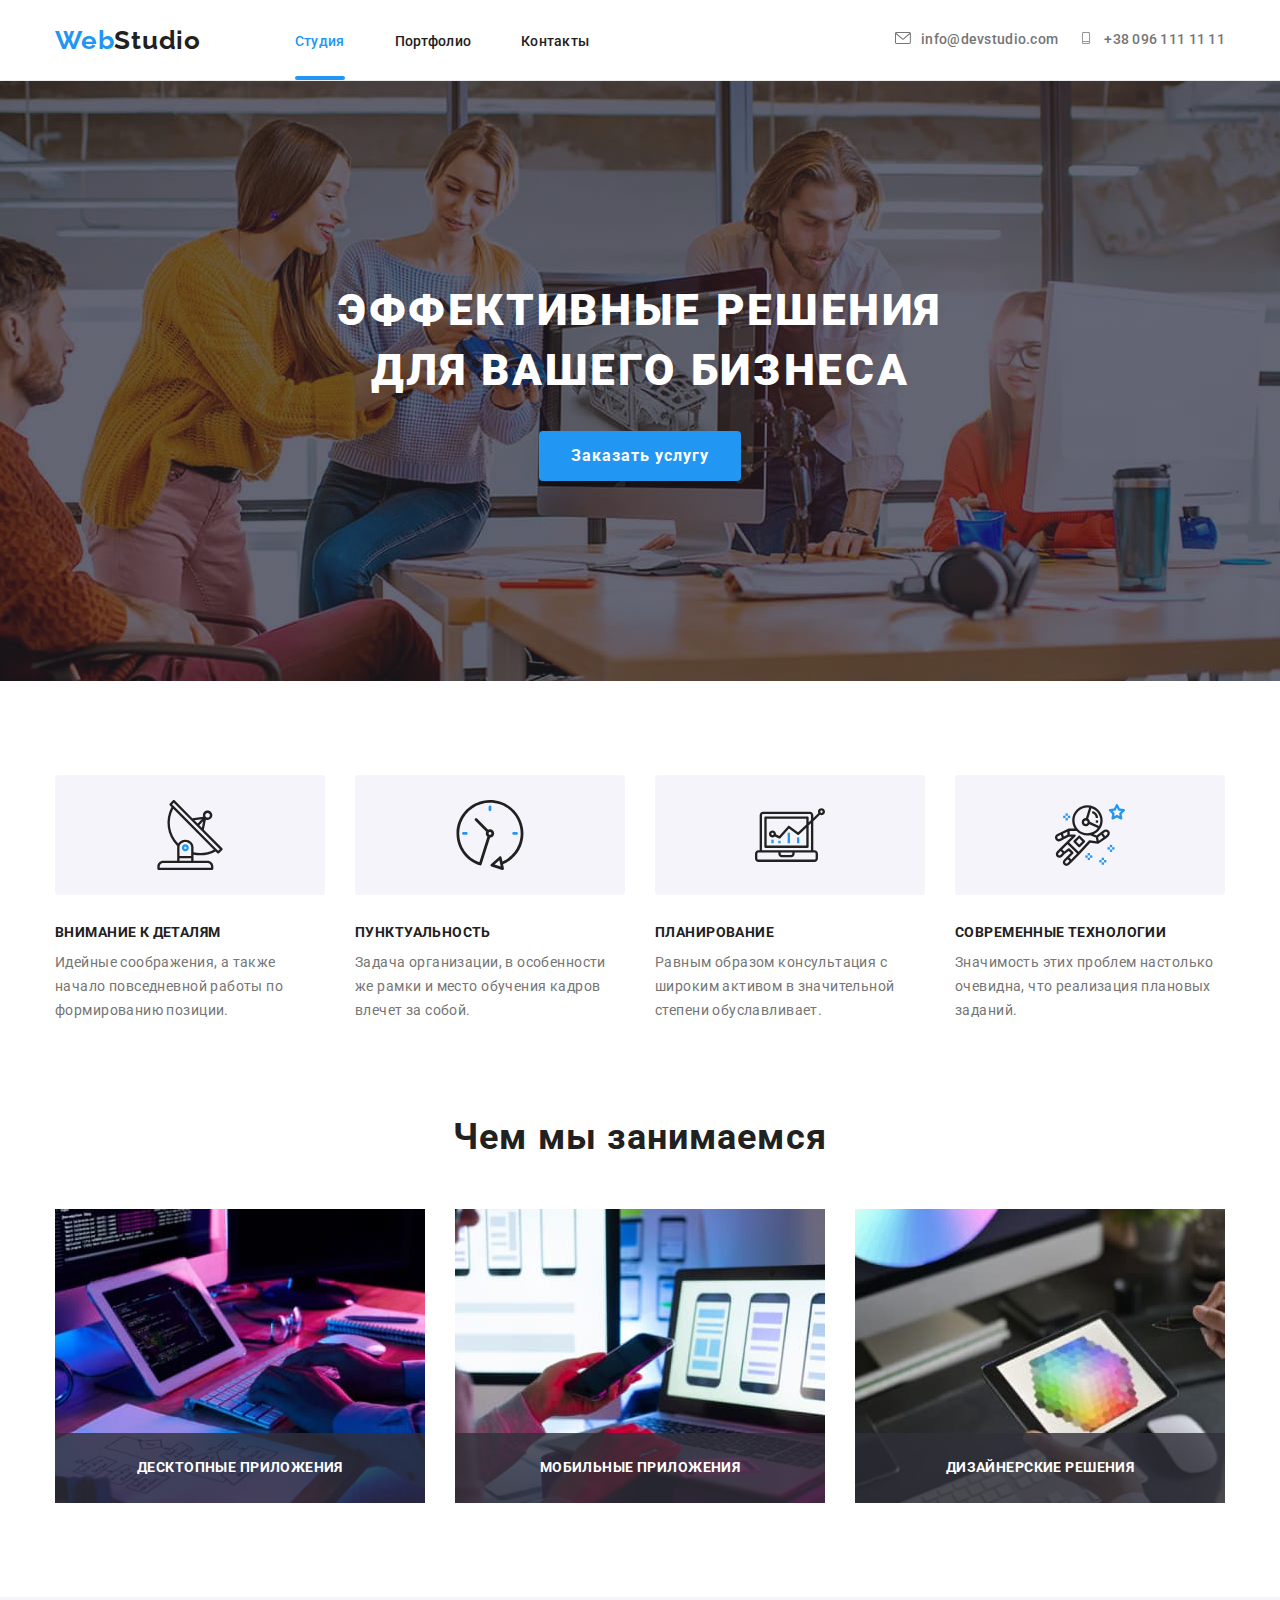
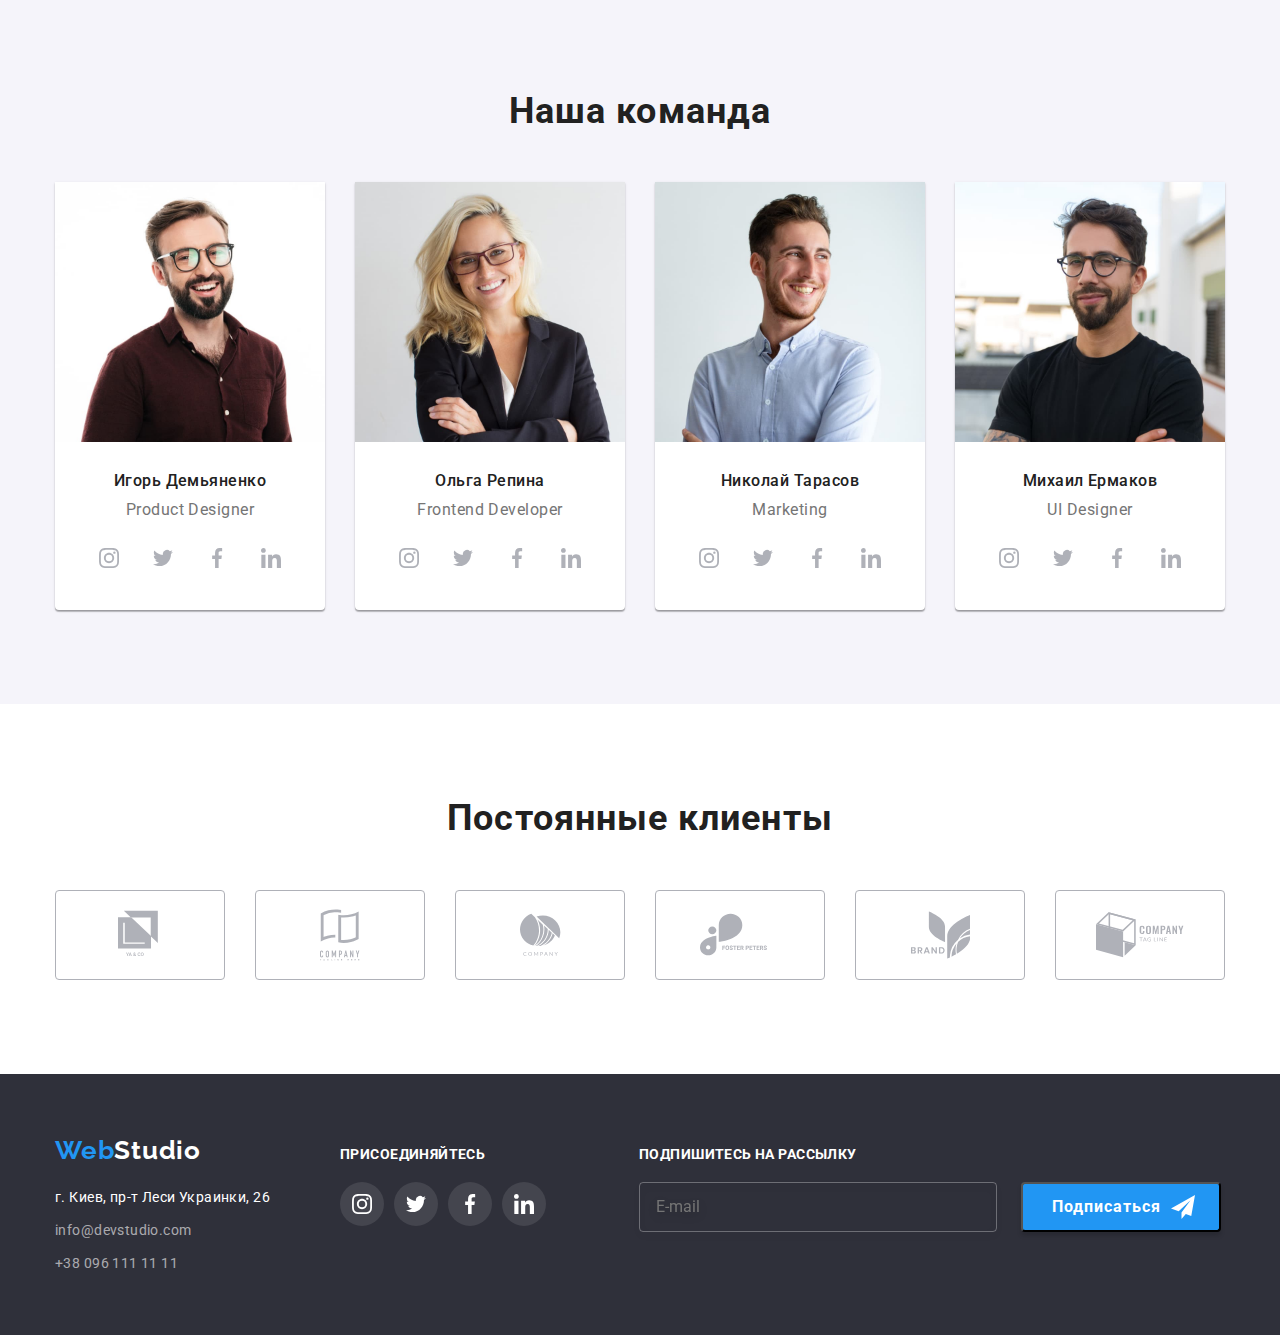
<file: index.html>
<!DOCTYPE html>
<html lang="ru">
  <head>
    <link
      rel="stylesheet"
      href="https://cdnjs.cloudflare.com/ajax/libs/modern-normalize/1.0.0/modern-normalize.min.css"
    />
    <link rel="preconnect" href="https://fonts.gstatic.com" />
    <link
      rel="stylesheet"
      href="https://fonts.googleapis.com/css2?family=Raleway:wght@700&family=Roboto:wght@400;500;700;900&display=swap"
    />
    <link rel="stylesheet" href="./css/styles.css" />
    <meta charset="UTF-8" />
    <meta name="viewport" content="width=device-width, initial-scale=1.0" />
    <title>Document</title>
  </head>

  <body>
    <header class="page-header">
      <div class="container main-nav">
        <a href="./index.html" class="logo-header"
          ><span class="start">Web</span><span class="finish">Studio</span></a
        >

        <nav>
          <ul class="site-nav">
            <li class="item studio">
              <a href="" class="link current">Студия</a>
            </li>
            <li class="item">
              <a href="./portfolio.html" class="link">Портфолио</a>
            </li>
            <li class="item"><a href="" class="link">Контакты</a></li>
          </ul>
        </nav>

        <ul class="contacts-nav">
          <li class="item">
            <a href="mailto:info@devstudio.com" class="link-mail"
              ><svg class="mail" width="16" height="12">
                <use href="./images/symbol-defs.svg#icon-mail"></use></svg>info@devstudio.com</a>
          </li>
          <li class="item">
            <a href="tel:+380961111111" class="link-phone"
              ><svg class="phone" width="16" height="12">
                <use href="./images/symbol-defs.svg#icon-phone"></use></svg>+38 096 111 11 11</a>
          </li>
        </ul>
      </div>
    </header>

    <main>
      <section class="section-hero">
        <h1 class="hero-title">ЭФФЕКТИВНЫЕ РЕШЕНИЯ ДЛЯ ВАШЕГО БИЗНЕСА</h1>
        <button class="button-hero btn" data-modal-open type="button">
          Заказать услугу
        </button>

        <div class="backdrop is-hidden" data-modal>
          <div class="modal">
            <form>
              <h2 class="modal-title">
                Оставьте свои данные, мы вам перезвоним
              </h2>
              <div class="form-field"> 
                <label for="name">Имя</label>
                <input class="input-form" type="text" name="name" id="name" />                
                <span class="icon-modal"><svg width="18" height="18">
                    <use href="./images/sprite2.svg#icon-iconname"></use>
                  </svg></span>
                  
              </div>

              <div class="form-field">                
                <label for="tel">Телефон</label>
                <input class="input-form" type="tel" name="tel" id="tel" />
                <span class="icon-modal"><svg width="18" height="18">
                    <use href="./images/sprite2.svg#icon-icontel"></use>
                  </svg></span>
              </div>

              <div class="form-field">                
                <label for="email">Почта</label>                
                <input class="input-form" type="email" name="email" id="email" />
                <span class="icon-modal"><svg width="18" height="18">
                    <use href="./images/sprite2.svg#icon-iconmail"></use>
                  </svg></span>
              </div>

              <div class="form-field">                
                <label for="comment">Комментарий</label>
                <textarea name="comment" id="comment" rows="8" placeholder="Введите текст"
                ></textarea>
              </div>

              <div class="checkbox">
                <label class="label-form">
                <input class="checkbox-input" type="checkbox" name="policy" />
                <span class="icon-checkbox"></span>
                  Соглашаюсь с рассылкой и принимаю<span><a class="agreement" href="">Условия договора</a></span>
                </label>
              </div>

              <button class="button-submit"  type="submit">
                Отправить
              </button>
            </form>

            <button class="close-modal" data-modal-close type="reset"><svg width="18" height="18">
              <use href="./images/sprite2.svg#icon-closeicon"></use>
            </svg></button>

          </div>
        </div>
      </section>

      <section class="section-first">
        <div class="container">
          <ul class="section-first-list">
            <li class="link-list">
              <div class="box"></div>
              <h3 class="title">Внимание к деталям</h3>
              <p class="text">
                Идейные соображения, а также начало повседневной работы по
                формированию позиции.
              </p>
            </li>
            <li class="link-list">
              <div class="box"></div>
              <h3 class="title">Пунктуальность</h3>
              <p class="text">
                Задача организации, в особенности же рамки и место обучения
                кадров влечет за собой.
              </p>
            </li>
            <li class="link-list">
              <div class="box"></div>
              <h3 class="title">Планирование</h3>
              <p class="text">
                Равным образом консультация с широким активом в значительной
                степени обуславливает.
              </p>
            </li>
            <li class="link-list">
              <div class="box"></div>
              <h3 class="title">Современные технологии</h3>
              <p class="text">
                Значимость этих проблем настолько очевидна, что реализация
                плановых заданий.
              </p>
            </li>
          </ul>
        </div>
      </section>

      <section class="section-second">
        <div class="container">
          <h2 class="title">Чем мы занимаемся</h2>
          <ul class="foto">
            <li class="img-list">
              <div class="product">
                <p class="product-text">Десктопные приложения</p>
                <img
                  src="./images/img1.jpg"
                  width="370"
                  alt="первая картинка"
                />
              </div>
            </li>

            <li class="img-list">
              <div class="product">
                <p class="product-text">Мобильные приложения</p>
                <img
                  src="./images/img2.jpg"
                  width="370"
                  alt="вторая картинка"
                />
              </div>
            </li>

            <li class="img-list">
              <div class="product">
                <p class="product-text">Дизайнерские решения</p>
                <img
                  src="./images/img3.jpg"
                  width="370"
                  alt="третья картинка"
                />
              </div>
            </li>
          </ul>
        </div>
      </section>

      <section class="section-third">
        <div class="container">
          <h2 class="title">Наша команда</h2>
          <ul class="team-section">
            <li class="team-list">
              <img
                src="./images/ИгорьДемьяненко.jpg"
                width="270"
                alt="Игорь Демьяненко"
              />
              <h3 class="name-title">Игорь Демьяненко</h3>
              <p class="text-title">Product Designer</p>
              <ul class="social-networks">
                <li class="social">
                  <a class="network-list" href=""
                    ><svg class="svg-networks" width="20" height="20">
                      <use
                        href="./images/symbol-defs.svg#icon-instagram"
                      ></use></svg></a>
                </li>
                <li class="social">
                  <a class="network-list" href=""
                    ><svg class="svg-networks" width="20" height="20">
                      <use
                        href="./images/symbol-defs.svg#icon-twitter"
                      ></use></svg></a>
                </li>
                <li class="social">
                  <a class="network-list" href=""
                    ><svg class="svg-networks" width="20" height="20">
                      <use
                        href="./images/symbol-defs.svg#icon-facebook"
                      ></use></svg></a>
                </li>
                <li class="social">
                  <a class="network-list" href=""
                    ><svg class="svg-networks" width="20" height="20">
                      <use
                        href="./images/symbol-defs.svg#icon-linkedin"
                      ></use></svg></a>
                </li>
              </ul>
            </li>
            <li class="team-list">
              <img
                src="./images/ОльгаРепина.jpg"
                width="270"
                alt="Ольга Репина"
              />
              <h3 class="name-title">Ольга Репина</h3>
              <p class="text-title">Frontend Developer</p>
              <ul class="social-networks">
                <li class="social">
                  <a class="network-list" href=""
                    ><svg class="svg-networks" width="20" height="20">
                      <use
                        href="./images/symbol-defs.svg#icon-instagram"
                      ></use></svg></a>
                </li>
                <li class="social">
                  <a class="network-list" href=""
                    ><svg class="svg-networks" width="20" height="20">
                      <use
                        href="./images/symbol-defs.svg#icon-twitter"
                      ></use></svg></a>
                </li>
                <li class="social">
                  <a class="network-list" href=""
                    ><svg class="svg-networks" width="20" height="20">
                      <use
                        href="./images/symbol-defs.svg#icon-facebook"
                      ></use></svg></a>
                </li>
                <li class="social">
                  <a class="network-list" href=""
                    ><svg class="svg-networks" width="20" height="20">
                      <use
                        href="./images/symbol-defs.svg#icon-linkedin"
                      ></use></svg></a>
                </li>
              </ul>
            </li>
            <li class="team-list">
              <img
                src="./images/НиколайТарасов.jpg"
                width="270"
                alt="Николай Тарасов"
              />
              <h3 class="name-title">Николай Тарасов</h3>
              <p class="text-title">Marketing</p>
              <ul class="social-networks">
                <li class="social">
                  <a class="network-list" href=""
                    ><svg class="svg-networks" width="20" height="20">
                      <use
                        href="./images/symbol-defs.svg#icon-instagram"
                      ></use></svg></a>
                </li>
                <li class="social">
                  <a class="network-list" href=""
                    ><svg class="svg-networks" width="20" height="20">
                      <use
                        href="./images/symbol-defs.svg#icon-twitter"
                      ></use></svg></a>
                </li>
                <li class="social">
                  <a class="network-list" href=""
                    ><svg class="svg-networks" width="20" height="20">
                      <use
                        href="./images/symbol-defs.svg#icon-facebook"
                      ></use></svg></a>
                </li>
                <li class="social">
                  <a class="network-list" href=""
                    ><svg class="svg-networks" width="20" height="20">
                      <use
                        href="./images/symbol-defs.svg#icon-linkedin"
                      ></use></svg></a>
                </li>
              </ul>
            </li>
            <li class="team-list">
              <img
                src="./images/МихаилЕрмаков.jpg"
                width="270"
                alt="Михаил Ермаков"
              />
              <h3 class="name-title">Михаил Ермаков</h3>
              <p class="text-title">UI Designer</p>
              <ul class="social-networks">
                <li class="social">
                  <a class="network-list" href=""
                    ><svg class="svg-networks" width="20" height="20">
                      <use
                        href="./images/symbol-defs.svg#icon-instagram"
                      ></use></svg></a>
                </li>
                <li class="social">
                  <a class="network-list" href=""
                    ><svg class="svg-networks" width="20" height="20">
                      <use
                        href="./images/symbol-defs.svg#icon-twitter"
                      ></use></svg></a>
                </li>
                <li class="social">
                  <a class="network-list" href=""
                    ><svg class="svg-networks" width="20" height="20">
                      <use
                        href="./images/symbol-defs.svg#icon-facebook"
                      ></use></svg></a>
                </li>
                <li class="social">
                  <a class="network-list" href=""
                    ><svg class="svg-networks" width="20" height="20">
                      <use
                        href="./images/symbol-defs.svg#icon-linkedin"
                      ></use></svg></a>
                </li>
              </ul>
            </li>
          </ul>
        </div>
      </section>

      <section class="section-four">
        <div class="container">
          <h2 class="title-clients">Постоянные клиенты</h2>
          <ul class="client-list">
            <li>
              <a class="client" href=""
                ><svg class="svg" width="44" height="90">
                  <use href="./images/symbol-defs.svg#icon-yako"></use></svg></a>
            </li>
            <li>
              <a class="client" href=""
                ><svg class="svg" width="40" height="90">
                  <use
                    href="./images/symbol-defs.svg#icon-taglinecompany"
                  ></use></svg></a>
            </li>
            <li>
              <a class="client" href=""
                ><svg class="svg" width="41" height="90">
                  <use href="./images/symbol-defs.svg#icon-company"></use></svg></a>
            </li>
            <li>
              <a class="client" href=""
                ><svg class="svg" width="80" height="90">
                  <use href="./images/symbol-defs.svg#icon-foster"></use></svg></a>
            </li>
            <li>
              <a class="client" href=""
                ><svg class="svg" width="59" height="90">
                  <use href="./images/symbol-defs.svg#icon-brand"></use></svg></a>
            </li>
            <li>
              <a class="client" href=""
                ><svg class="svg" width="88" height="90">
                  <use href="./images/symbol-defs.svg#icon-tagline"></use></svg></a>
            </li>
          </ul>
        </div>
      </section>
    </main>

    <footer class="footer">
      <div class="container main-footer">
        <div class="footer-first">
          <a href="./index.html" class="logo-footer"
            ><span class="start-footer">Web</span
            ><span class="finish-footer">Studio</span></a
          >

          <address class="address">
            <div class="address-list">г. Киев, пр-т Леси Украинки, 26</div>
            <div class="address-list">
              <a href="mailto:info@devstudio.com" class="link"
                >info@devstudio.com</a
              >
            </div>
            <div class="address-list">
              <a href="tel:+380961111111" class="link">+38 096 111 11 11</a>
            </div>
          </address>
        </div>
        <div class="footer-second">
          <h2 class="title-footer">присоединяйтесь</h2>
          <ul class="social-networks">
            <li class="social">
              <a class="networks" href=""
                ><svg class="svg-networks" width="20" height="20">
                  <use
                    href="./images/symbol-defs.svg#icon-instagram"
                  ></use></svg></a>
            </li>
            <li class="social">
              <a class="networks" href=""
                ><svg class="svg-networks" width="20" height="20">
                  <use href="./images/symbol-defs.svg#icon-twitter"></use></svg></a>
            </li>
            <li class="social">
              <a class="networks" href=""
                ><svg class="svg-networks" width="20" height="20">
                  <use href="./images/symbol-defs.svg#icon-facebook"></use></svg></a>
            </li>
            <li class="social">
              <a class="networks" href=""
                ><svg class="svg-networks" width="20" height="20">
                  <use href="./images/symbol-defs.svg#icon-linkedin"></use></svg></a>
            </li>
          </ul>
        </div>

        <div class="footer-third">
          <form>
            <label for="mail" class="form-label">Подпишитесь на рассылку</label>
            <div class="input-button">
              <input
                class="form-input"
                type="email"
                name="email"
                id="mail"
                placeholder="E-mail"
              />
              <button class="submit-button" type="submit">Подписаться</button>
            </div>
          </form>
        </div>
      </div>
    </footer>
    <script src="./js/modal.js"></script>    
  </body>
  </html>
</file>
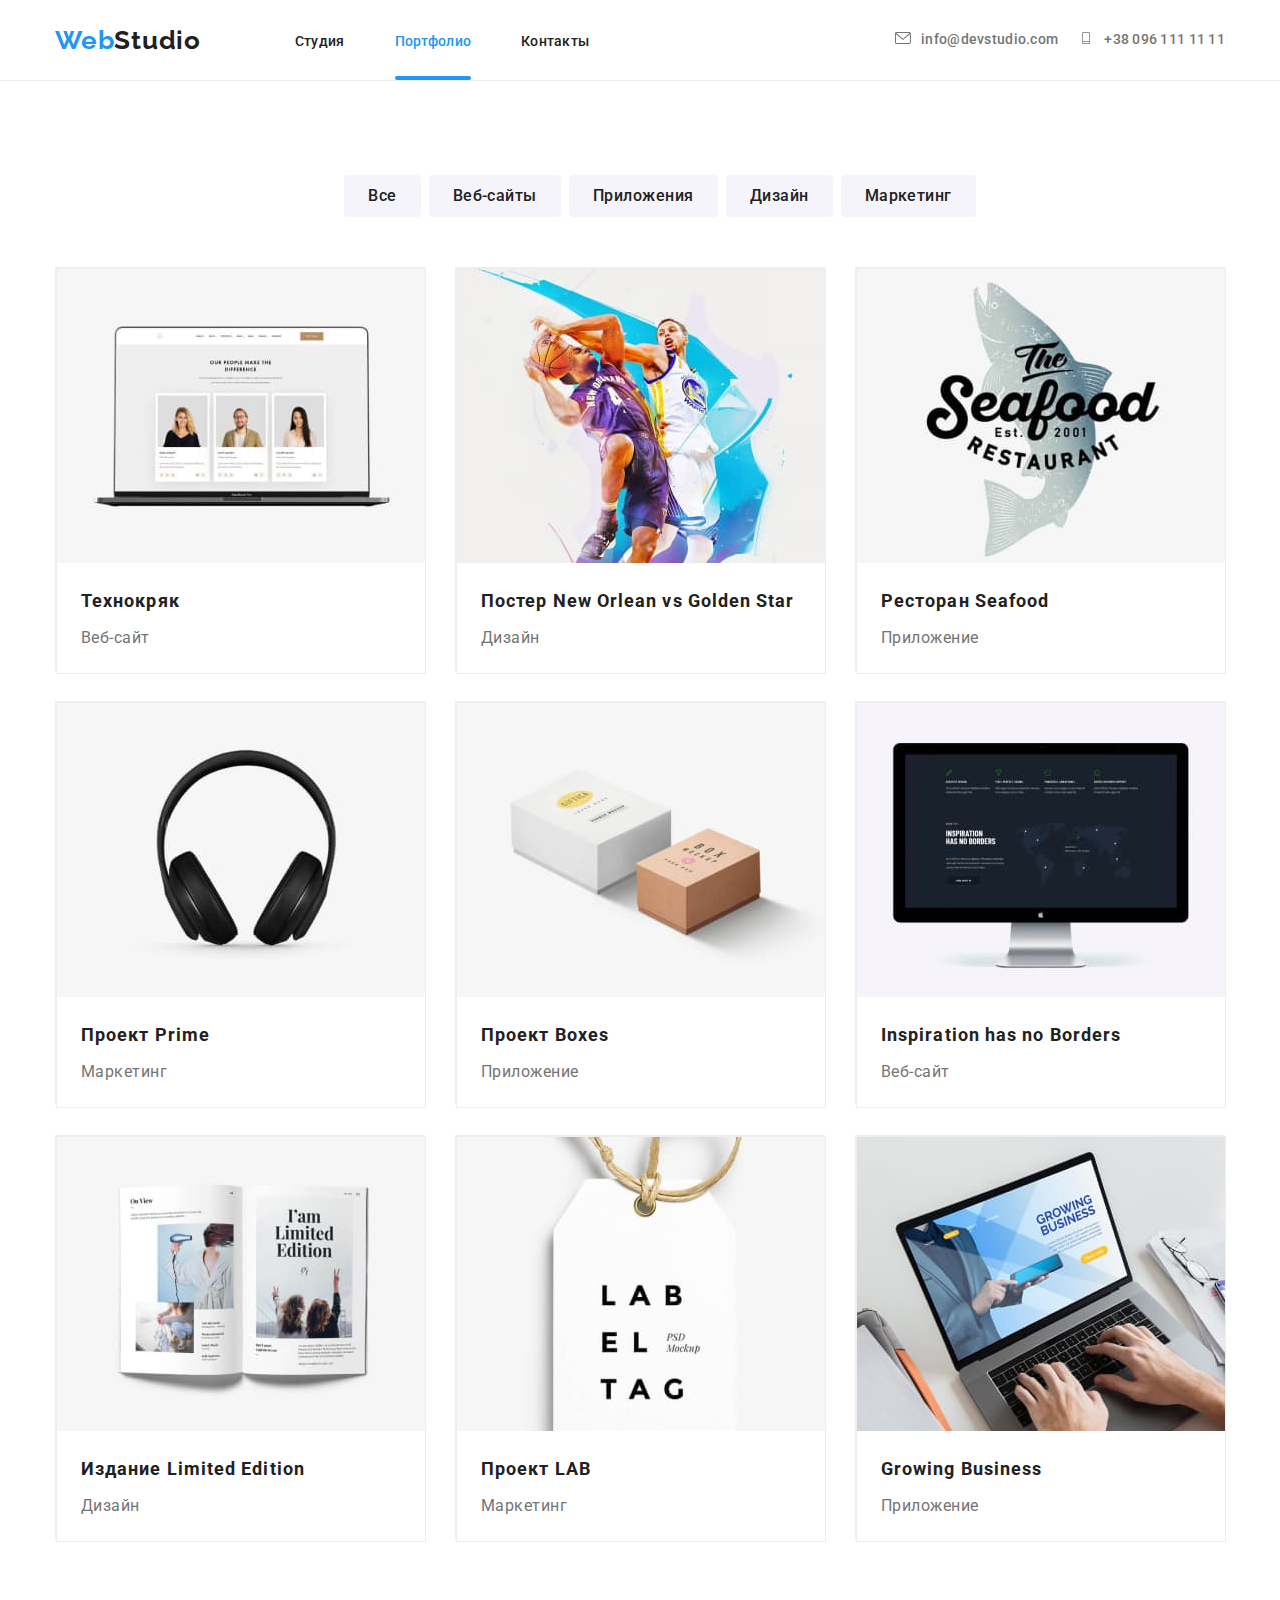
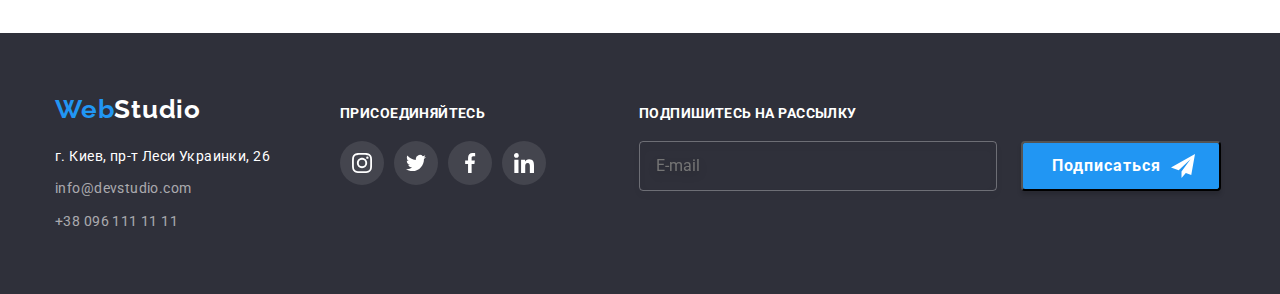
<file: portfolio.html>
<!DOCTYPE html>
<html lang="ru">

<head>
    <link rel="stylesheet" href="https://cdnjs.cloudflare.com/ajax/libs/modern-normalize/1.0.0/modern-normalize.min.css">
    <link rel="preconnect" href="https://fonts.gstatic.com">
    <link rel="stylesheet" href="https://fonts.googleapis.com/css2?family=Raleway:wght@700&family=Roboto:wght@400;500;700;900&display=swap">
    <link rel="stylesheet" href="./css/styles.css">
    <meta charset="UTF-8">
    <meta name="viewport" content="width=device-width, initial-scale=1.0">
    <title>Document</title>
    
        
</head>

<body>
    <header class="page-header">
        <div class="container main-nav">
        <a href="./index.html" class="logo-header"><span class="start">Web</span><span class="finish">Studio</span></a>
        <nav>
            <ul class="site-nav">
                <li class="item"><a href="./index.html" class="link">Студия</a></li>
                <li class="item portfolio"><a href="" class="link current">Портфолио</a></li>
                <li class="item"><a href="" class="link">Контакты</a></li>
            </ul>
        </nav>
    
    <ul class="contacts-nav">
        <li class="item">
    
            <a href="mailto:info@devstudio.com" class="link-mail"><svg class="mail" width="16" height="12">
                    <use href="./images/symbol-defs.svg#icon-mail"></use>
                </svg>info@devstudio.com</a>
        </li>
        <li class="item">
            <a href="tel:+380961111111" class="link-phone"><svg class="phone" width="16" height="12">
                    <use href="./images/symbol-defs.svg#icon-phone"></use>
                </svg>+38 096 111 11 11</a>
        </li>
    
    </ul>
        </div>
    </header>

<main>
 
    <div class="container">
    <section class="section-futures">    

        <div class="button-link">
            <ul class="futures-link">
                <li class="button-list"><button class="button" type="button">Все</button></li>
                <li class="button-list"><button class="button" type="button">Веб-сайты</button></li>
                <li class="button-list"><button class="button" type="button">Приложения</button></li>
                <li class="button-list"><button class="button" type="button">Дизайн</button></li>
                <li class="button-list"><button class="button" type="button">Маркетинг</button></li>
            </ul>
        </div>
    


    <ul class="futures-list">
        <li class="item-futures">
            
            <a href="" class="future-link"> 
                <div class="pictures">
                <p class="window">Технокряк это современная площадка распространения коронавируса. Компании используют эту платформу для цифрового
                шпионажа и атак на защищённые сервера конкурентов.</p>                               
            <img src="./images/tecknokriak.jpg" width="370" alt="">
            </div>
            <div class="div-list">
                <h2 class="title">Технокряк</h2>
            <p class="link">Веб-сайт</p>
            </div>
            </a>
            
        </li>
        <li class="item-futures">
            <a href="" class="future-link">
                <div class="pictures">
                    <p class="window">Технокряк это современная площадка распространения коронавируса. Компании используют эту платформу
                        для цифрового
                        шпионажа и атак на защищённые сервера конкурентов.</p>
            <img src="./images/poster.jpg" width="370" alt="">
            </div>
            <div class="div-list">
            <h2 class="title">Постер New Orlean vs Golden Star</h2>
            <p class="link">Дизайн</p>
            </div>
            </a>
        </li>
        <li class="item-futures">
            <a href="" class="future-link">
                <div class="pictures">
                    <p class="window">Технокряк это современная площадка распространения коронавируса. Компании используют эту платформу
                        для цифрового
                        шпионажа и атак на защищённые сервера конкурентов.</p>
            <img src="./images/restoran.jpg" width="370" alt="">
            </div>
            <div class="div-list">
            <h2 class="title">Ресторан Seafood</h2>
            <p class="link">Приложение</p>
            </div>
            </a>
        </li>
        <li class="item-futures">
            <a href="" class="future-link">
                <div class="pictures">
                    <p class="window">Технокряк это современная площадка распространения коронавируса. Компании используют эту платформу
                        для цифрового
                        шпионажа и атак на защищённые сервера конкурентов.</p>
            <img src="./images/projectprime.jpg" width="370" alt="">
            </div>
            <div class="div-list">
            <h2 class="title">Проект Prime</h2>
            <p class="link">Маркетинг</p>
            </div>
            </a>
        </li>
        <li class="item-futures">
            <a href="" class="future-link">
                <div class="pictures">
                    <p class="window">Технокряк это современная площадка распространения коронавируса. Компании используют эту платформу
                        для цифрового
                        шпионажа и атак на защищённые сервера конкурентов.</p>
            <img src="./images/projectboxes.jpg" width="370" alt="">
            </div>
            <div class="div-list">
            <h2 class="title">Проект Boxes</h2>
            <p class="link">Приложение</p>
            </div>
            </a>
        </li>
        <li class="item-futures">
            <a href="" class="future-link">
                <div class="pictures">
                    <p class="window">Технокряк это современная площадка распространения коронавируса. Компании используют эту платформу
                        для цифрового
                        шпионажа и атак на защищённые сервера конкурентов.</p>
            <img src="./images/inspiration.jpg" width="370" alt="">
            </div>
            <div class="div-list">
            <h2 class="title">Inspiration has no Borders</h2>
            <p class="link">Веб-сайт</p>
            </div>
            </a>
        </li>
        <li class="item-futures">
            <a href="" class="future-link">
                <div class="pictures">
                    <p class="window">Технокряк это современная площадка распространения коронавируса. Компании используют эту платформу
                        для цифрового
                        шпионажа и атак на защищённые сервера конкурентов.</p>
            <img src="./images/limited.jpg" width="370" alt="">
            </div>
            <div class="div-list">
            <h2 class="title">Издание Limited Edition</h2>
            <p class="link">Дизайн</p>
            </div>
            </a>
        </li>
        <li class="item-futures">
            <a href="" class="future-link">
                <div class="pictures">
                    <p class="window">Технокряк это современная площадка распространения коронавируса. Компании используют эту платформу
                        для цифрового
                        шпионажа и атак на защищённые сервера конкурентов.</p>
            <img src="./images/lab.jpg" width="370" alt="">
            </div>
            <div class="div-list">
            <h2 class="title">Проект LAB</h2>
            <p class="link">Маркетинг</p>
            </div>
            </a>
        </li>
        <li class="item-futures">
            <a href="" class="future-link">
                <div class="pictures">
                    <p class="window">Технокряк это современная площадка распространения коронавируса. Компании используют эту платформу
                        для цифрового
                        шпионажа и атак на защищённые сервера конкурентов.</p>
            <img src="./images/growing.jpg" width="370" alt="">
            </div>
            <div class="div-list">
            <h2 class="title">Growing Business</h2>
            <p class="link">Приложение</p>
            </div>
            </a>
        </li>
    </ul>
    
</section>
</div>

</main>

<footer class="footer">
    <div class="container  main-footer">

        <div class="footer-first">
            <a href="./index.html" class="logo-footer"><span class="start-footer">Web</span><span
                    class="finish-footer">Studio</span></a>

            <address class="address">
                <div class="address-list">г. Киев, пр-т Леси Украинки, 26</div>
                <div class="address-list"><a href="mailto:info@devstudio.com" class="link">info@devstudio.com</a></div>
                <div class="address-list"><a href="tel:+380961111111" class="link">+38 096 111 11 11</a></div>
            </address>
        </div>
        <div class="footer-second">
            <h2 class="title-footer">присоединяйтесь</h2>
            <ul class="social-networks">
                <li class="social">
                    <a class="networks" href=""><svg class="svg-networks" width="20" height="20">
                            <use href="./images/symbol-defs.svg#icon-instagram"></use>
                        </svg></a>
                </li>
                <li class="social"><a class="networks" href=""><svg class="svg-networks" width="20" height="20">
                            <use href="./images/symbol-defs.svg#icon-twitter"></use>
                        </svg></a></li>
                <li class="social"><a class="networks" href=""><svg class="svg-networks" width="20" height="20">
                            <use href="./images/symbol-defs.svg#icon-facebook"></use>
                        </svg></a></li>
                <li class="social"><a class="networks" href=""><svg class="svg-networks" width="20" height="20">
                            <use href="./images/symbol-defs.svg#icon-linkedin"></use>
                        </svg></a></li>
            </ul>
        </div>
<div class="footer-third">

    <form>
        <label for="email" class="form-label">Подпишитесь на рассылку</label>
        <div class="input-button">
            <input class="form-input" type="email" name="email" id="email" placeholder="E-mail">
            <button class="submit-button" type="submit">Подписаться</button>
        </div>
    </form>
</div>
    </div>

</footer>
    </body>

    </html>
</file>
<file: css/styles.css>
:root {
  --primary-text-color: #212121;
  --secondary-text-color: #757575;
  --text-color-white: #ffffff;
  --text-color-blue: #2196f3;
  --text-address: rgba(255, 255, 255, 0.6);
  --bg-color-blue: #2196f3;
  --bg-color-white: #ffffff;
  --bg-color-black: #2f303a;
}

body {
  background-color: var(--bg-color-white);
  color: var(--primary-text-color);
  font-family: Roboto, sans-serif;
  font-style: normal;
}

img {
  display: block;
}
a {
  text-decoration: none;
}
ul {
  list-style: none;
}
.page-header {
  background-color: var(--bg-color-white);
  border-bottom: 1px solid #ececec;
  position: relative;
}
.container {
  width: 1200px;
  padding-left: 15px;
  padding-right: 15px;
  margin-left: auto;
  margin-right: auto;
}
.main-nav {
  display: flex;
  align-items: center;
  height: 80px;
  justify-content: space-between;
}
.logo-header {
  font-family: Raleway;
  font-style: normal;
  font-weight: 700;
  font-size: 26px;
  line-height: 1.19;
  letter-spacing: 0.03em;
  color: var(--primary-text-color);
  margin-right: 93px;
}

.start {
  color: var(--text-color-blue);
}
.finish {
  color: var(--primary-text-color);
}
.start-footer {
  color: var(--text-color-blue);
}
.finish-footer {
  color: var(--text-color-white);
}
/* Главная навигация */
.site-nav {
  display: flex;
  padding: 0;
  margin-right: 305px;
  align-items: center;
  align-self: center;
}
.site-nav .item + .item {
  margin-left: 50px;
}

.site-nav .link {
  font-family: Roboto;
  font-style: normal;
  font-weight: 500;
  font-size: 14px;
  line-height: 1.14px;
  letter-spacing: 0.02em;
  color: var(--primary-text-color);
  height: 16px;
}

.site-nav .link.current {
  color: var(--text-color-blue);
}
.current {
  position: relative;
}
.current::after {
  position: absolute;
  content: '';
  width: 100%;
  height: 4px;
  border-radius: 2px;
  display: block;
  left: 0;
  bottom: 0;
  background-repeat: no-repeat;
  background-color: var(--bg-color-blue);
  top: 43px;
}
.link {
  transition: 250ms cubic-bezier(0.4, 0, 0.2, 1);
}
.link:hover {
  color: var(--text-color-blue);
}
.link:focus {
  color: var(--text-color-blue);
}
.contacts-nav .item + .item {
  margin-left: 20px;
}
.contacts-nav {
  display: flex;
  height: 16px;
  padding: 0;
}
.link-mail {
  font-family: Roboto;
  font-style: normal;
  font-weight: 500;
  font-size: 14px;
  line-height: 1.14px;
  letter-spacing: 0.02em;
  color: var(--secondary-text-color);
  fill: var(--secondary-text-color);
  align-items: center;
  height: 16px;
  display: block;
  transition: 250ms cubic-bezier(0.4, 0, 0.2, 1);
}
.link-mail:hover {
  color: var(--text-color-blue);
  fill: var(--text-color-blue);
}
.link-mail:focus {
  color: var(--text-color-blue);
  fill: var(--text-color-blue);
}
.link-phone {
  font-family: Roboto;
  font-style: normal;
  font-weight: 500;
  font-size: 14px;
  line-height: 1.14px;
  letter-spacing: 0.02em;
  color: var(--secondary-text-color);
  fill: var(--secondary-text-color);
  align-items: center;
  height: 16px;
  display: block;
  transition: 250ms cubic-bezier(0.4, 0, 0.2, 1);
}
.link-phone:hover {
  color: var(--text-color-blue);
  fill: #2196f3;
}
.link-phone:focus {
  color: var(--text-color-blue);
  fill: #2196f3;
}

.item {
  align-items: center;
  align-self: center;
  height: 16px;
  display: block;
}
.mail {
  margin-right: 10px;
  transition: 250ms cubic-bezier(0.4, 0, 0.2, 1);
}

.mail:hover {
  fill: #2196f3;
}
.phone {
  margin-right: 10px;
  transition: 250ms cubic-bezier(0.4, 0, 0.2, 1);
}
.phone:hover {
  fill: #2196f3;
}

/* Секция Герой */
.section-hero {
  background-color: var(--bg-color-black);
  background-image: linear-gradient(
      to bottom,
      rgba(47, 48, 58, 0.4),
      rgba(47, 48, 58, 0.4)
    ),
    url(../images/Imghero.jpg);
  background-size: cover;
  background-position: center;
  background-repeat: no-repeat;

  height: 600px;
  display: flex;
  flex-direction: column;
  align-items: center;
  justify-content: center;
  margin: 0 auto;
}
.section-hero .hero-title {
  width: 696px;
  height: 120px;
  font-family: Roboto;
  font-style: normal;
  font-weight: 900;
  font-size: 44px;
  line-height: 1.36;
  text-align: center;
  letter-spacing: 0.06em;
  text-transform: uppercase;
  color: var(--text-color-white);
  margin-top: 0;
  margin-bottom: 30px;
  margin-left: auto;
  margin-right: auto;
}

.button-hero {
  height: 50px;
  margin-top: 0;
  margin-left: auto;
  margin-right: auto;
  padding-top: 10px;
  padding-bottom: 10px;
  padding-right: 32px;
  padding-left: 32px;
  border-radius: 4px;
  border: transparent;
  font-family: Roboto;
  font-style: normal;
  font-weight: 700;
  font-size: 16px;
  line-height: 1.87;
  display: flex;
  align-items: center;
  text-align: center;
  letter-spacing: 0.06em;
  background-color: var(--bg-color-blue);
  color: var(--text-color-white);
  box-shadow: 0px 4px 4px rgba(0, 0, 0, 0.15);
  cursor: pointer;
}

.backdrop {
  position: fixed;
  width: 100%;
  height: 100%;
  left: 0px;
  top: 0px;
  background: rgba(0, 0, 0, 0.2);
  z-index: 1;
}
.is-hidden {
  opacity: 0;
  pointer-events: none;
}

.modal {
  position: absolute;
  width: 528px;
  height: 581px;
  left: 50%;
  top: 50%;
  transform: translate(-50%, -50%);
  background-color: var(--bg-color-white);
  box-shadow: 0px 1px 3px rgba(0, 0, 0, 0.12), 0px 1px 1px rgba(0, 0, 0, 0.14),
    0px 2px 1px rgba(0, 0, 0, 0.2);
  border-radius: 4px;
  padding: 40px;
}

.modal-title {
  font-family: Roboto;
  font-style: normal;
  font-weight: bold;
  font-size: 20px;
  line-height: 23px;
  text-align: center;
  letter-spacing: 0.03em;
  color: var(--primary-text-color);
  margin-bottom: 12px;
}

.close-modal {
  position: absolute;
  width: 30px;
  height: 30px;
  top: 8px;
  right: 8px;
  cursor: pointer;
  background-color: var(--bg-color-white);
  border: 1px solid rgba(0, 0, 0, 0.1);
  align-items: center;
  border-radius: 50%;
  transition: 250ms cubic-bezier(0.4, 0, 0.2, 1);
  display: flex;
  align-content: center;
  justify-content: center;
}
.close-modal:hover {
  fill: var(--text-color-blue);
}
.close-modal:focus {
  fill: var(--text-color-blue);
}
.form-field {
  display: flex;
  flex-direction: column;
  position: relative;
}
.form-field:not(:nth-of-type(4)) {
  margin-bottom: 10px;
}

.input-form {
  margin: 0;
  padding: 0;
  padding-left: 42px;
  width: 100%;
  height: 40px;
  border: 1px solid rgba(33, 33, 33, 0.2);
  border-radius: 4px;
  cursor: pointer;
  transition: 250ms cubic-bezier(0.4, 0, 0.2, 1);
}
.icon-modal {
  position: absolute;
  top: 50%;
  left: 14px;
  display: inline-block;
  transition: 250ms cubic-bezier(0.4, 0, 0.2, 1);
}
.input-form:focus + .icon-modal {
  fill: var(--text-color-blue);
}
.input-form:hover + .icon-modal {
  fill: var(--text-color-blue);
}
.input-form:hover {
  border: 1px solid var(--text-color-blue);
}
.input-form:focus {
  border: 1px solid var(--text-color-blue);
  outline: var(--text-color-blue);
}
.form-field label {
  margin-bottom: 4px;
  font-family: Roboto;
  font-style: normal;
  font-weight: normal;
  font-size: 12px;
  line-height: 14px;
  letter-spacing: 0.01em;
  color: #757575;
}

.form-field textarea {
  padding: 12px 16px;
  width: 100%;
  height: 120px;
  left: 576px;
  top: 518px;
  border: 1px solid rgba(33, 33, 33, 0.2);
  border-radius: 4px;
  resize: none;
  cursor: pointer;
  transition: 250ms cubic-bezier(0.4, 0, 0.2, 1);
}
.form-field textarea:hover {
  border: 1px solid var(--text-color-blue);
}
.form-field textarea:focus {
  border: 1px solid var(--text-color-blue);
  outline: var(--text-color-blue);
}

.checkbox {
  margin-top: 20px;
  margin-bottom: 30px;
}
.label-form {
  font-family: Roboto;
  font-style: normal;
  font-weight: normal;
  font-size: 14px;
  line-height: 24px;
  letter-spacing: 0.03em;
  color: #757575;
}
.agreement {
  text-decoration: underline;
  color: var(--text-color-blue);
}

.button-submit {
  display: block;
  width: 200px;
  height: 50px;
  color: var(--text-color-white);
  font-family: Roboto;
  font-style: normal;
  font-weight: bold;
  font-size: 16px;
  line-height: 30px;
  align-items: center;
  text-align: center;
  letter-spacing: 0.06em;
  background: #188ce8;
  box-shadow: 0px 4px 4px rgba(0, 0, 0, 0.15);
  border-radius: 4px;
  cursor: pointer;
  margin-left: auto;
  margin-right: auto;
}
.section-first .text {
  margin-top: 0;
  margin-bottom: 0;
  font-family: Roboto;
  font-style: normal;
  font-weight: 400;
  font-size: 14px;
  line-height: 1.71;
  letter-spacing: 0.03em;
  color: var(--secondary-text-color);
}

ul {
  margin-top: 0;
  margin-bottom: 0;
}
.section-first-list {
  display: flex;
  padding-left: 0;
}
.section-first {
  background-color: var(--bg-color-white);
  padding-top: 94px;
  padding-bottom: 94px;
}
.section-first .title {
  margin-top: 0;
  margin-bottom: 10px;
  font-family: Roboto;
  font-style: normal;
  font-weight: 700;
  font-size: 14px;
  line-height: 1.14;
  letter-spacing: 0.03em;
  text-transform: uppercase;
}

.link-list:not(:last-child) {
  margin-right: 30px;
}
.box {
  width: 270px;
  height: 120px;
  background: #f5f4fa;
  border: 1px solid transparent;
  border-radius: 4px;
  margin-bottom: 30px;
  display: flex;
  background-position: center;
  background-repeat: no-repeat;
}

.link-list:nth-child(1) .box {
  background-image: url(../images/v1.svg);
}
.link-list:nth-child(2) .box {
  background-image: url(../images/v2.svg);
}
.link-list:nth-child(3) .box {
  background-image: url(../images/v3.svg);
}
.link-list:nth-child(4) .box {
  background-image: url(../images/v4.svg);
}

.section-second .title {
  font-family: Roboto;
  font-style: normal;
  font-weight: 700;
  font-size: 36px;
  line-height: 1.16;
  text-align: center;
  letter-spacing: 0.03em;
  margin-top: 0;
  margin-bottom: 50px;
  margin-left: auto;
  margin-right: auto;
  padding-bottom: 0;
}
.section-second {
  background-color: var(--bg-color-white);
  padding-bottom: 94px;
}
.foto {
  display: flex;
  justify-content: space-between;
  padding-left: 0;
}
.img-list:not(:last-child) {
  margin-right: 30px;
}
.section-third {
  background: #f5f4fa;
  padding-top: 94px;
  padding-bottom: 94px;
}
.team-section {
  display: flex;
  padding-left: 0;
  justify-content: space-between;
}
.team-list:not(:last-child) {
  margin-right: 30px;
}
.team-list {
  box-shadow: 0px 1px 3px rgba(0, 0, 0, 0.12), 0px 1px 1px rgba(0, 0, 0, 0.14),
    0px 2px 1px rgba(0, 0, 0, 0.2);
  border-radius: 0px 0px 4px 4px;
  background: #ffffff;
  height: 428px;
}
.product {
  position: relative;
}
.product-text {
  font-family: Roboto;
  font-style: normal;
  font-weight: 700;
  font-size: 14px;
  line-height: 1.14;
  text-align: center;
  letter-spacing: 0.03em;
  text-transform: uppercase;
  bottom: 0;
  margin: 0;
  padding-top: 27px;
  padding-bottom: 27px;
  left: 0;
  right: 0;
  color: #ffffff;
  position: absolute;
  background: rgba(47, 48, 58, 0.8);
}

.section-third .title {
  font-family: Roboto;
  font-style: normal;
  font-weight: 700;
  font-size: 36px;
  line-height: 1.16;
  text-align: center;
  letter-spacing: 0.03em;
  margin-top: 0;
  margin-bottom: 50px;
  margin-left: auto;
  margin-right: auto;
}
.section-third .name-title {
  font-family: Roboto;
  font-style: normal;
  font-weight: 500;
  font-size: 16px;
  line-height: 1.18;
  text-align: center;
  letter-spacing: 0.03em;
  margin-bottom: 10px;
  margin-top: 30px;
}
.section-third .text-title {
  font-family: Roboto;
  font-style: normal;
  font-weight: 400;
  font-size: 16px;
  line-height: 1.18;
  text-align: center;
  letter-spacing: 0.03em;
  color: var(--secondary-text-color);
  margin-top: 0;
  margin-bottom: 16px;
}

.section-four {
  background-color: var(--bg-color-white);
  padding-top: 94px;
  padding-bottom: 94px;
}
.title-clients {
  font-family: Roboto;
  font-style: normal;
  font-weight: 700;
  font-size: 36px;
  line-height: 1.16;
  text-align: center;
  letter-spacing: 0.03em;
  margin-top: 0;
  margin-bottom: 50px;
  margin-left: auto;
  margin-right: auto;
}
.client {
  display: flex;
  width: 170px;
  height: 90px;
  border: 1px solid #afb1b8;
  border-radius: 4px;
  cursor: pointer;
  align-items: center;
  justify-content: center;
  fill: #afb1b8;
  transition: 250ms cubic-bezier(0.4, 0, 0.2, 1);
}
.client:hover {
  fill: var(--text-color-blue);
  border-color: var(--text-color-blue);
}
.client:focus {
  fill: var(--text-color-blue);
  border-color: var(--text-color-blue);
}

.client-list {
  margin: 0;
  padding: 0;
  display: flex;
  justify-content: space-between;
}

/* Футер */
.footer {
  background-color: var(--bg-color-black);
  padding-top: 60px;
  padding-bottom: 60px;
}
.logo-footer {
  width: 145px;
  height: 31px;
  font-family: Raleway;
  font-style: normal;
  font-weight: 700;
  font-size: 26px;
  line-height: 1.19;
  letter-spacing: 0.03em;
  color: var(--primary-text-color);
  display: inline-block;
}
.address {
  font-family: Roboto;
  font-style: normal;
  font-weight: 400;
  font-size: 14px;
  line-height: 1.71;
  letter-spacing: 0.03em;
  background-color: var(--bg-color-black);
  color: var(--text-color-white);
}
.address-list:not(:last-child) {
  margin-bottom: 9px;
}
.address-list:first-child {
  margin-top: 20px;
}

.address .link {
  color: var(--text-address);
  transition: 250ms cubic-bezier(0.4, 0, 0.2, 1);
}
.address .link:hover {
  color: var(--text-color-blue);
}
.address .link:focus {
  color: var(--text-color-blue);
}
.main-footer {
  display: flex;
  align-items: baseline;
}
.footer-first {
  margin-right: 70px;
}
.footer-second {
  margin-right: 93px;
}
.title-footer {
  color: var(--text-color-white);
  margin-bottom: 20px;
  font-family: Roboto;
  font-style: normal;
  font-weight: bold;
  font-size: 14px;
  line-height: 16px;
  letter-spacing: 0.03em;
  text-transform: uppercase;
}
.social-networks {
  display: flex;
  width: 206px;
  height: 44px;
  justify-content: space-between;
  align-items: center;
  padding-left: 0;

  margin-left: auto;
  margin-right: auto;
}
.networks {
  display: flex;
  width: 44px;
  height: 44px;
  border-radius: 50%;
  align-items: center;
  justify-content: center;
  fill: white;
  transition: 250ms cubic-bezier(0.4, 0, 0.2, 1);
}
.networks:hover {
  background-color: var(--bg-color-blue);
  fill: white;
}
.networks:focus {
  background-color: var(--bg-color-blue);
  fill: white;
}

.network-list:hover {
  background-color: var(--bg-color-blue);
  fill: white;
}
.network-list:focus {
  background-color: var(--bg-color-blue);
  fill: white;
}
.network-list {
  display: flex;
  width: 44px;
  height: 44px;
  border-radius: 50%;
  align-items: center;
  justify-content: center;
  fill: #afb1b8;
  transition: 250ms cubic-bezier(0.4, 0, 0.2, 1);
}
.social {
  display: block;
  width: 44px;
  height: 44px;
  background: rgba(255, 255, 255, 0.1);
  border-radius: 50%;
}

.footer-third {
  display: flex;
  justify-content: space-between;
  margin-right: 0;
}
.form-label {
  display: block;
  font-family: Roboto;
  font-style: normal;
  font-weight: bold;
  font-size: 14px;
  line-height: 16px;
  letter-spacing: 0.03em;
  text-transform: uppercase;
  color: var(--text-color-white);
  margin-bottom: 20px;
  cursor: pointer;
}

.form-input {
  display: inline-block;
  width: 358px;
  height: 50px;
  border: 1px solid rgba(255, 255, 255, 0.3);
  box-sizing: border-box;
  filter: drop-shadow(0px 4px 4px rgba(0, 0, 0, 0.15));
  border-radius: 4px;
  padding: 15px 16px;
  margin: 0;
  margin-right: 24px;
  background-color: transparent;
  color: var(--text-color-white);
}

.input-button {
  display: flex;
  margin-right: 0;
}

.checkbox-input {
  appearance: none;
  position: absolute;
}
.checkbox-input:checked + .icon-checkbox {
  background-color: var(--bg-color-blue);
  border-color: var(--bg-color-blue);
  background-image: url(../images/iconcheck.svg);
  background-size: contain;
  background-repeat: no-repeat;
  background-origin: border-box;
  display: inline-block;
}

.icon-checkbox {
  display: inline-block;
  width: 16px;
  height: 15px;
  border: 2px solid black;
  margin-right: 7px;
}
.label-form {
  display: flex;
  align-items: center;
  margin-left: 13px;
}
.agreement {
  margin-left: 5px;
}

.submit-button {
  display: flex;
  width: 200px;
  height: 50px;
  background: #2196f3;
  box-shadow: 0px 4px 4px rgba(0, 0, 0, 0.15);
  border-radius: 4px;
  margin-right: 0;
  font-family: Roboto;
  font-style: normal;
  font-weight: bold;
  font-size: 16px;
  line-height: 30px;
  align-items: center;
  text-align: center;
  padding-left: 29px;
  letter-spacing: 0.06em;
  color: var(--text-color-white);
  cursor: pointer;
}
.submit-button::after {
  content: '';
  background-image: url(../images/iconsend.svg);
  background-repeat: no-repeat;
  width: 24px;
  height: 24px;
  margin-left: 10px;
}

/* Портфолио */

.button-link .button {
  font-family: Roboto;
  font-style: normal;
  font-weight: 500;
  font-size: 16px;
  line-height: 1.62;
  text-align: center;
  letter-spacing: 0.03em;
  background-color: #f5f4fa;
  color: var(--primary-text-color);
  border-radius: 4px;
  border-color: transparent;
  padding-top: 6px;
  padding-bottom: 6px;
  padding-left: 22px;
  padding-right: 22px;
  cursor: pointer;
  transition: 250ms cubic-bezier(0.4, 0, 0.2, 1);
}
.button-link .button:focus {
  background-color: var(--bg-color-blue);
  color: var(--text-color-white);
  box-shadow: 0px 3px 1px rgba(0, 0, 0, 0.1), 0px 1px 2px rgba(0, 0, 0, 0.08),
    0px 2px 2px rgba(0, 0, 0, 0.12);
  border-radius: 4px;
}
.button-link .button:hover {
  background-color: var(--bg-color-blue);
  color: var(--text-color-white);
  box-shadow: 0px 3px 1px rgba(0, 0, 0, 0.1), 0px 1px 2px rgba(0, 0, 0, 0.08),
    0px 2px 2px rgba(0, 0, 0, 0.12);
  border-radius: 4px;
}

.button-list:not(:last-child) {
  margin-right: 8px;
}

.window {
  position: absolute;
  bottom: -100%;
  width: 100%;
  height: 100%;
  padding-top: 63px;
  padding-bottom: 63px;
  padding-left: 24px;
  padding-right: 24px;
  margin: 0;
  font-family: Roboto;
  font-style: normal;
  font-weight: normal;
  font-size: 18px;
  line-height: 1.55;
  letter-spacing: 0.03em;
  color: var(--text-color-white);
  background: rgba(33, 150, 243, 0.9);
  opacity: 0;
  transition: 250ms cubic-bezier(0.4, 0, 0.2, 1);
}
.pictures {
  position: relative;
  overflow: hidden;
}
.future-link:hover .window,
.future-link:focus .window {
  bottom: 0;
  opacity: 1;
}
.button-link {
  padding-top: 94px;
  padding-bottom: 50px;
}
.futures-link {
  display: flex;
  justify-content: center;
  align-items: center;
}

.futures-list {
  display: flex;
  flex-wrap: wrap;
  padding-left: 0;
  justify-content: space-between;
  padding-bottom: 94px;
}
.futures-list .title {
  font-family: Roboto;
  font-style: normal;
  font-weight: 700;
  font-size: 18px;
  line-height: 2;
  letter-spacing: 0.06em;
  color: var(--primary-text-color);
  margin-bottom: 0;
  margin-top: 0;
}
.item-futures {
  background: #ffffff;
  border: 1px solid #eeeeee;
  width: 370px;
  height: 404px;
  margin-left: 30px;
  margin-bottom: 30px;
  padding-top: 0;
}

.future-link {
  background: #ffffff;
  border: 1px solid #eeeeee;
  width: 370px;
  display: block;
  border: 1px solid #eeeeee;
  box-sizing: border-box;
  transition: 250ms cubic-bezier(0.4, 0, 0.2, 1);
}

.future-link:hover {
  border: 1px solid #eeeeee;
  box-sizing: border-box;
  box-shadow: 0px 1px 1px rgba(0, 0, 0, 0.12), 0px 4px 4px rgba(0, 0, 0, 0.06),
    1px 4px 6px rgba(0, 0, 0, 0.16);
}
.future-link:focus {
  border: 1px solid #eeeeee;
  box-sizing: border-box;
  box-shadow: 0px 1px 1px rgba(0, 0, 0, 0.12), 0px 4px 4px rgba(0, 0, 0, 0.06),
    1px 4px 6px rgba(0, 0, 0, 0.16);
}
.div-list {
  padding: 20px 24px;
  width: 370px;
}
.futures-list .link {
  font-family: Roboto;
  font-style: normal;
  font-weight: normal;
  font-size: 16px;
  line-height: 1.87;
  letter-spacing: 0.03em;
  color: var(--secondary-text-color);
  margin-top: 4px;
  margin-bottom: 0;
}
.item-futures:nth-child(3n + 1) {
  margin-left: 0;
}
.item-futures:nth-child(n + 7) {
  margin-bottom: 0;
}
</file>
